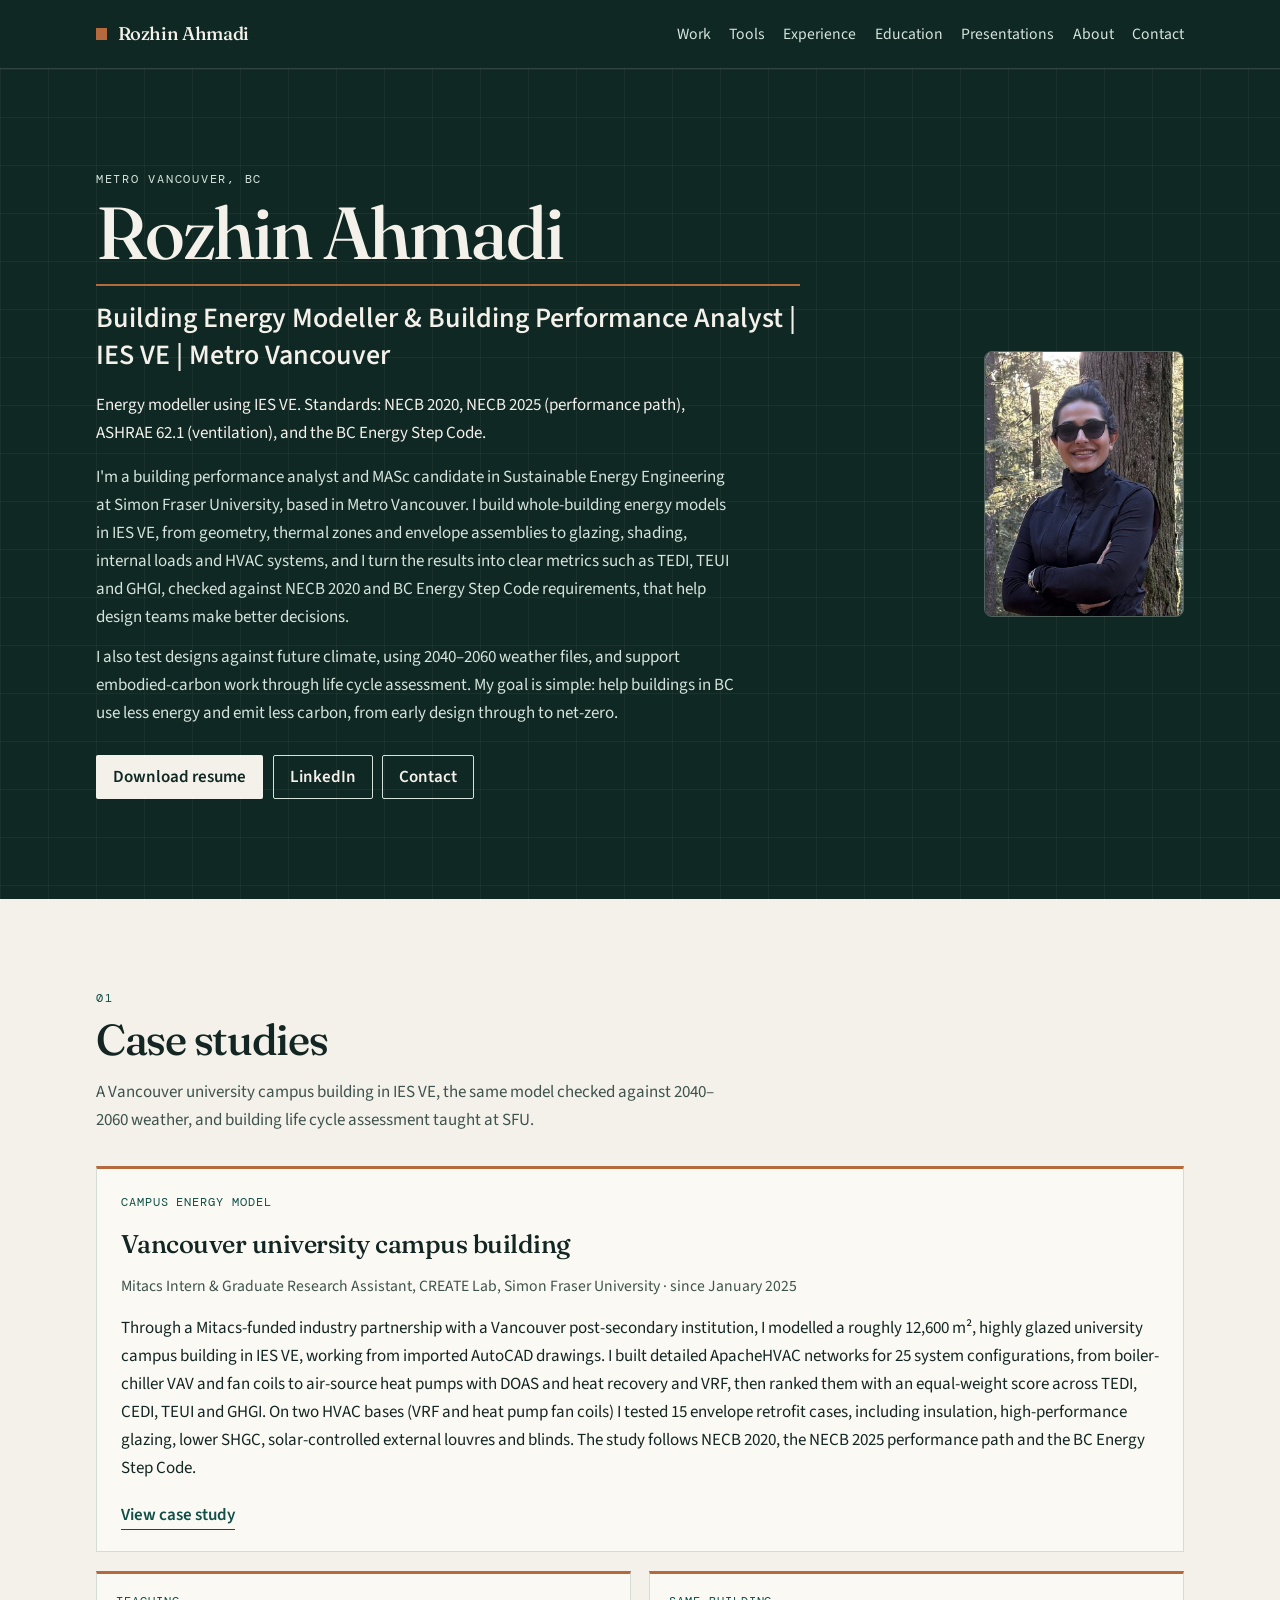
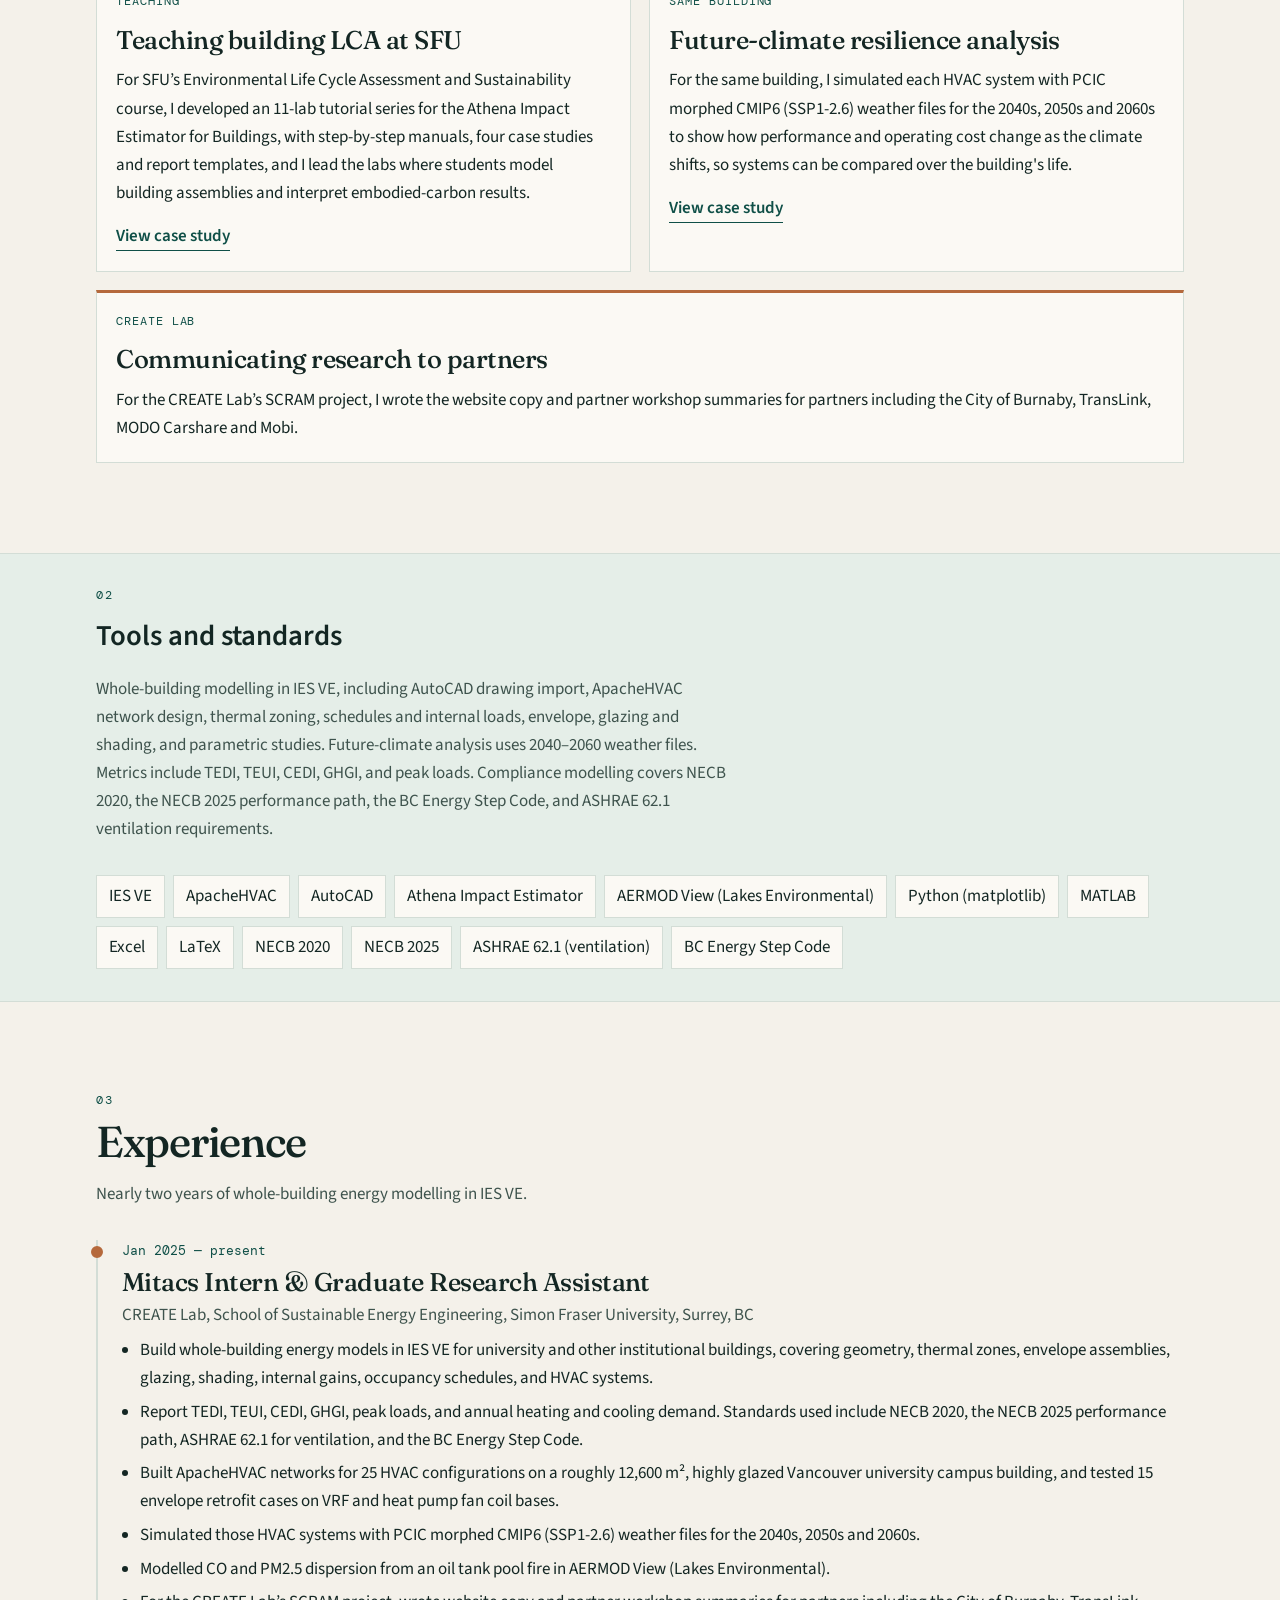
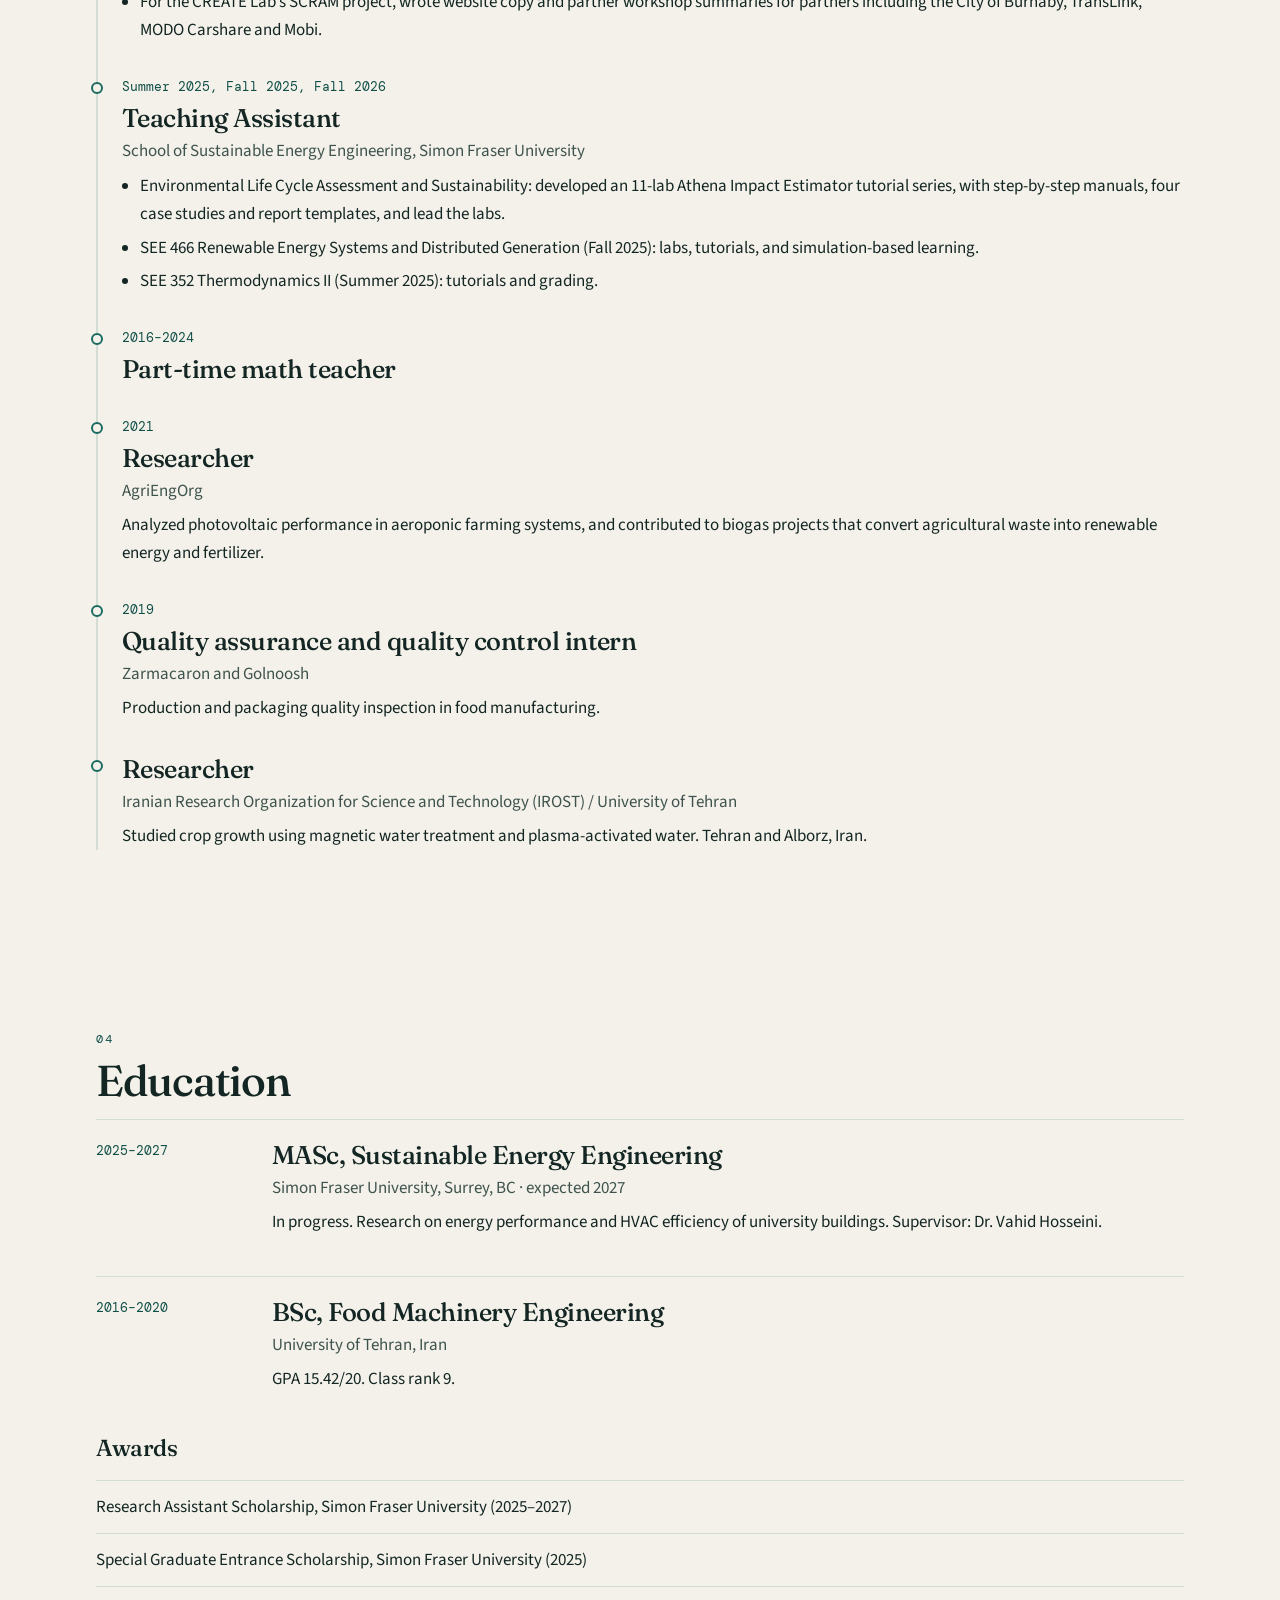
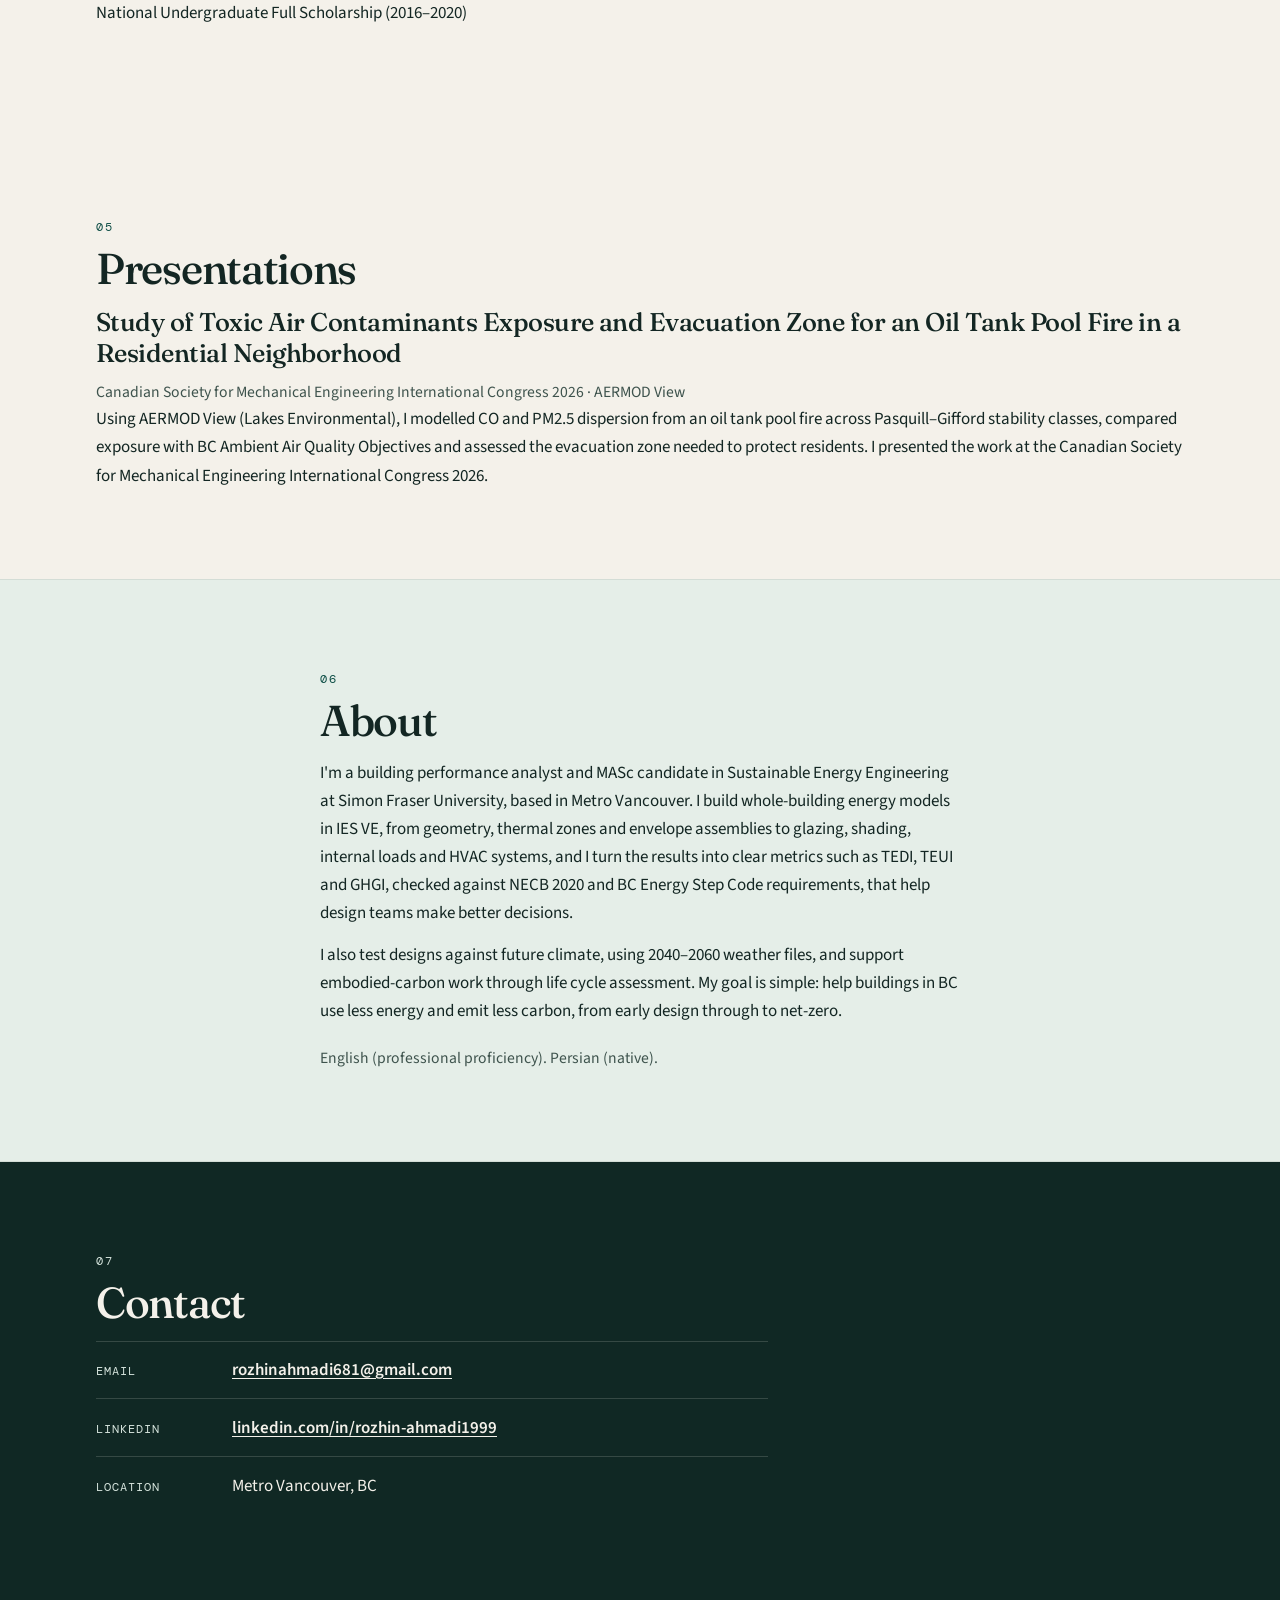
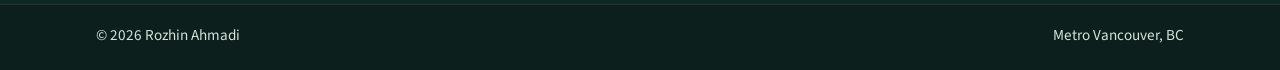
<file: index.html>
<!DOCTYPE html>
<html lang="en">
<head>
  <meta charset="utf-8">
  <meta name="viewport" content="width=device-width, initial-scale=1">
  <title>Rozhin Ahmadi — Building Energy Modeller</title>
  <meta name="description" content="Rozhin Ahmadi is a building performance analyst and MASc candidate in Metro Vancouver. She models whole buildings in IES VE and teaches building life cycle assessment.">
  <meta name="author" content="Rozhin Ahmadi">
  <meta name="theme-color" content="#102824">
  <meta name="color-scheme" content="light">
  <meta name="geo.region" content="CA-BC">
  <meta name="geo.placename" content="Metro Vancouver">
  <link rel="canonical" href="https://rozhinahmadi.github.io/">
  <meta property="og:title" content="Rozhin Ahmadi — Building Energy Modeller">
  <meta property="og:description" content="Building performance analyst in Metro Vancouver. Whole-building models in IES VE, and building life cycle assessment with the Athena Impact Estimator.">
  <meta property="og:type" content="website">
  <meta property="og:url" content="https://rozhinahmadi.github.io/">
  <meta property="og:image" content="https://rozhinahmadi.github.io/assets/img/og-image.png">
  <meta property="og:image:width" content="1200">
  <meta property="og:image:height" content="630">
  <meta property="og:locale" content="en_CA">
  <meta name="twitter:card" content="summary_large_image">
  <meta name="twitter:title" content="Rozhin Ahmadi — Building Energy Modeller">
  <meta name="twitter:description" content="Building performance analyst in Metro Vancouver. Whole-building models in IES VE, and building life cycle assessment with the Athena Impact Estimator.">
  <meta name="twitter:image" content="https://rozhinahmadi.github.io/assets/img/og-image.png">
  <link rel="icon" href="/favicon.svg" type="image/svg+xml">
  <link rel="icon" href="/favicon.ico" sizes="any">
  <link rel="apple-touch-icon" href="/assets/img/apple-touch-icon.png">
  <link rel="stylesheet" href="/css/styles.css">
  <script type="application/ld+json">
  {
    "@context": "https://schema.org",
    "@type": "Person",
    "name": "Rozhin Ahmadi",
    "jobTitle": "Building Energy Modeller and Building Performance Analyst",
    "url": "https://rozhinahmadi.github.io/",
    "sameAs": ["https://www.linkedin.com/in/rozhin-ahmadi1999"],
    "homeLocation": {
      "@type": "Place",
      "name": "Metro Vancouver, BC, Canada"
    },
    "affiliation": {
      "@type": "CollegeOrUniversity",
      "name": "Simon Fraser University"
    },
    "alumniOf": {
      "@type": "CollegeOrUniversity",
      "name": "University of Tehran"
    },
    "knowsAbout": [
      "Building energy modelling",
      "IES VE",
      "Athena Impact Estimator",
      "Embodied carbon",
      "NECB 2020",
      "NECB 2025",
      "ASHRAE 62.1",
      "BC Energy Step Code",
      "ApacheHVAC",
      "AERMOD View (Lakes Environmental)",
      "AutoCAD",
      "Future climate analysis"
    ]
  }
  </script>
</head>
<body>
  <script src="/js/nav.js"></script>
  <main id="main" tabindex="-1">
    <section class="hero" id="top" aria-labelledby="hero-name">
      <div class="wrap hero-grid">
        <div class="hero-copy">
          <p class="hero-kicker">Metro Vancouver, BC</p>
          <h1 id="hero-name">Rozhin Ahmadi</h1>
          <p class="hero-role">Building Energy Modeller &amp; Building Performance Analyst | IES VE | Metro Vancouver</p>
          <p class="hero-value">Energy modeller using IES VE. Standards: NECB 2020, NECB 2025 (performance path), ASHRAE 62.1 (ventilation), and the BC Energy Step Code.</p>
          <div class="hero-intro">
            <p>I'm a building performance analyst and MASc candidate in Sustainable Energy Engineering at Simon Fraser University, based in Metro Vancouver. I build whole-building energy models in IES VE, from geometry, thermal zones and envelope assemblies to glazing, shading, internal loads and HVAC systems, and I turn the results into clear metrics such as TEDI, TEUI and GHGI, checked against NECB 2020 and BC Energy Step Code requirements, that help design teams make better decisions.</p>
            <p>I also test designs against future climate, using 2040–2060 weather files, and support embodied-carbon work through life cycle assessment. My goal is simple: help buildings in BC use less energy and emit less carbon, from early design through to net-zero.</p>
          </div>
          <div class="hero-actions">
            <a class="btn btn-light" href="/assets/resume/Rozhin-Ahmadi-Resume.pdf" download="Rozhin-Ahmadi-Resume.pdf">Download resume</a>
            <a class="btn btn-ghost" href="https://www.linkedin.com/in/rozhin-ahmadi1999" target="_blank" rel="noopener noreferrer">LinkedIn <span class="sr-only">(opens in a new tab)</span></a>
            <a class="btn btn-ghost" href="#contact">Contact</a>
          </div>
        </div>
        <!--
          Profile photo. Delete this figure to remove it.
          To swap the picture, replace assets/img/profile.jpg.
        -->
        <figure class="hero-photo">
          <img src="/assets/img/profile.jpg" width="600" height="800" alt="Rozhin Ahmadi">
        </figure>
      </div>
    </section>

    <section class="section" id="work" aria-labelledby="work-title">
      <div class="wrap">
        <p class="eyebrow">01</p>
        <h2 id="work-title">Case studies</h2>
        <p class="lede">A Vancouver university campus building in IES VE, the same model checked against 2040–2060 weather, and building life cycle assessment taught at SFU.</p>

        <article class="feature">
          <div class="feature-copy">
            <p class="k">Campus energy model</p>
            <h3><a href="/case-studies/vancouver-university-campus.html">Vancouver university campus building</a></h3>
            <p class="meta">Mitacs Intern &amp; Graduate Research Assistant, CREATE Lab, Simon Fraser University · since January 2025</p>
            <p>Through a Mitacs-funded industry partnership with a Vancouver post-secondary institution, I modelled a roughly 12,600 m², highly glazed university campus building in IES VE, working from imported AutoCAD drawings. I built detailed ApacheHVAC networks for 25 system configurations, from boiler-chiller VAV and fan coils to air-source heat pumps with DOAS and heat recovery and VRF, then ranked them with an equal-weight score across TEDI, CEDI, TEUI and GHGI. On two HVAC bases (VRF and heat pump fan coils) I tested 15 envelope retrofit cases, including insulation, high-performance glazing, lower SHGC, solar-controlled external louvres and blinds. The study follows NECB 2020, the NECB 2025 performance path and the BC Energy Step Code.</p>
            <a class="text-link" href="/case-studies/vancouver-university-campus.html">View case study</a>
          </div>
        </article>

        <div class="card-grid">
          <article class="card" id="teaching-lca">
            <div class="card-body">
              <p class="k">Teaching</p>
              <h3><a href="/case-studies/teaching-building-lca.html">Teaching building LCA at SFU</a></h3>
              <p>For SFU’s Environmental Life Cycle Assessment and Sustainability course, I developed an 11-lab tutorial series for the Athena Impact Estimator for Buildings, with step-by-step manuals, four case studies and report templates, and I lead the labs where students model building assemblies and interpret embodied-carbon results.</p>
              <a class="text-link" href="/case-studies/teaching-building-lca.html">View case study</a>
            </div>
          </article>
          <article class="card" id="future-climate">
            <div class="card-body">
              <p class="k">Same building</p>
              <h3><a href="/case-studies/future-climate-resilience.html">Future-climate resilience analysis</a></h3>
              <p>For the same building, I simulated each HVAC system with PCIC morphed CMIP6 (SSP1-2.6) weather files for the 2040s, 2050s and 2060s to show how performance and operating cost change as the climate shifts, so systems can be compared over the building's life.</p>
              <a class="text-link" href="/case-studies/future-climate-resilience.html">View case study</a>
            </div>
          </article>
          <article class="card card-wide" id="scram">
            <div class="card-body">
              <p class="k">CREATE Lab</p>
              <h3>Communicating research to partners</h3>
              <p>For the CREATE Lab’s SCRAM project, I wrote the website copy and partner workshop summaries for partners including the City of Burnaby, TransLink, MODO Carshare and Mobi.</p>
            </div>
          </article>
        </div>
      </div>
    </section>

    <section class="tools" id="tools" aria-labelledby="tools-title">
      <div class="wrap">
        <p class="eyebrow">02</p>
        <h2 id="tools-title">Tools and standards</h2>
        <p class="lede">Whole-building modelling in IES VE, including AutoCAD drawing import, ApacheHVAC network design, thermal zoning, schedules and internal loads, envelope, glazing and shading, and parametric studies. Future-climate analysis uses 2040–2060 weather files. Metrics include TEDI, TEUI, CEDI, GHGI, and peak loads. Compliance modelling covers NECB 2020, the NECB 2025 performance path, the BC Energy Step Code, and ASHRAE 62.1 ventilation requirements.</p>
        <ul class="tags">
          <li>IES VE</li>
          <li>ApacheHVAC</li>
          <li>AutoCAD</li>
          <li>Athena Impact Estimator</li>
          <li>AERMOD View (Lakes Environmental)</li>
          <li>Python (matplotlib)</li>
          <li>MATLAB</li>
          <li>Excel</li>
          <li>LaTeX</li>
          <li>NECB 2020</li>
          <li>NECB 2025</li>
          <li>ASHRAE 62.1 (ventilation)</li>
          <li>BC Energy Step Code</li>
        </ul>
      </div>
    </section>

    <section class="section" id="experience" aria-labelledby="experience-title">
      <div class="wrap">
        <p class="eyebrow">03</p>
        <h2 id="experience-title">Experience</h2>
        <p class="lede">Nearly two years of whole-building energy modelling in IES VE.</p>
        <ol class="timeline">
          <li>
            <p class="when"><time datetime="2025-01">Jan 2025</time> — present</p>
            <h3>Mitacs Intern &amp; Graduate Research Assistant</h3>
            <p class="org">CREATE Lab, School of Sustainable Energy Engineering, Simon Fraser University, Surrey, BC</p>
            <ul class="points">
              <li>Build whole-building energy models in IES VE for university and other institutional buildings, covering geometry, thermal zones, envelope assemblies, glazing, shading, internal gains, occupancy schedules, and HVAC systems.</li>
              <li>Report TEDI, TEUI, CEDI, GHGI, peak loads, and annual heating and cooling demand. Standards used include NECB 2020, the NECB 2025 performance path, ASHRAE 62.1 for ventilation, and the BC Energy Step Code.</li>
              <li>Built ApacheHVAC networks for 25 HVAC configurations on a roughly 12,600 m², highly glazed Vancouver university campus building, and tested 15 envelope retrofit cases on VRF and heat pump fan coil bases.</li>
              <li>Simulated those HVAC systems with PCIC morphed CMIP6 (SSP1-2.6) weather files for the 2040s, 2050s and 2060s.</li>
              <li>Modelled CO and PM2.5 dispersion from an oil tank pool fire in AERMOD View (Lakes Environmental).</li>
              <li>For the CREATE Lab’s SCRAM project, wrote website copy and partner workshop summaries for partners including the City of Burnaby, TransLink, MODO Carshare and Mobi.</li>
            </ul>
          </li>
          <li>
            <p class="when">Summer 2025, Fall 2025, Fall 2026</p>
            <h3>Teaching Assistant</h3>
            <p class="org">School of Sustainable Energy Engineering, Simon Fraser University</p>
            <ul class="points">
              <li>Environmental Life Cycle Assessment and Sustainability: developed an 11-lab Athena Impact Estimator tutorial series, with step-by-step manuals, four case studies and report templates, and lead the labs.</li>
              <li>SEE 466 Renewable Energy Systems and Distributed Generation (Fall 2025): labs, tutorials, and simulation-based learning.</li>
              <li>SEE 352 Thermodynamics II (Summer 2025): tutorials and grading.</li>
            </ul>
          </li>
          <li>
            <p class="when"><time datetime="2016">2016</time>–<time datetime="2024">2024</time></p>
            <h3>Part-time math teacher</h3>
          </li>
          <li>
            <p class="when"><time datetime="2021">2021</time></p>
            <h3>Researcher</h3>
            <p class="org">AgriEngOrg</p>
            <p>Analyzed photovoltaic performance in aeroponic farming systems, and contributed to biogas projects that convert agricultural waste into renewable energy and fertilizer.</p>
          </li>
          <li>
            <p class="when"><time datetime="2019">2019</time></p>
            <h3>Quality assurance and quality control intern</h3>
            <p class="org">Zarmacaron and Golnoosh</p>
            <p>Production and packaging quality inspection in food manufacturing.</p>
          </li>
          <li>
            <h3>Researcher</h3>
            <p class="org">Iranian Research Organization for Science and Technology (IROST) / University of Tehran</p>
            <p>Studied crop growth using magnetic water treatment and plasma-activated water. Tehran and Alborz, Iran.</p>
          </li>
        </ol>
      </div>
    </section>

    <section class="section" id="education" aria-labelledby="education-title">
      <div class="wrap">
        <p class="eyebrow">04</p>
        <h2 id="education-title">Education</h2>
        <ul class="edu">
          <li>
            <p class="edu-when"><time datetime="2025">2025</time>–<time datetime="2027">2027</time></p>
            <div>
              <h3>MASc, Sustainable Energy Engineering</h3>
              <p class="org">Simon Fraser University, Surrey, BC · expected 2027</p>
              <p>In progress. Research on energy performance and HVAC efficiency of university buildings. Supervisor: Dr. Vahid Hosseini.</p>
            </div>
          </li>
          <li>
            <p class="edu-when"><time datetime="2016">2016</time>–<time datetime="2020">2020</time></p>
            <div>
              <h3>BSc, Food Machinery Engineering</h3>
              <p class="org">University of Tehran, Iran</p>
              <p>GPA 15.42/20. Class rank 9.</p>
            </div>
          </li>
        </ul>
        <h3>Awards</h3>
        <ul class="awards">
          <li>Research Assistant Scholarship, Simon Fraser University (2025–2027)</li>
          <li>Special Graduate Entrance Scholarship, Simon Fraser University (2025)</li>
          <li>National Undergraduate Full Scholarship (2016–2020)</li>
        </ul>
      </div>
    </section>

    <section class="section" id="presentations" aria-labelledby="presentations-title">
      <div class="wrap">
        <p class="eyebrow">05</p>
        <h2 id="presentations-title">Presentations</h2>
        <article class="entry">
          <h3>Study of Toxic Air Contaminants Exposure and Evacuation Zone for an Oil Tank Pool Fire in a Residential Neighborhood</h3>
          <p class="meta">Canadian Society for Mechanical Engineering International Congress 2026 · AERMOD View</p>
          <p>Using AERMOD View (Lakes Environmental), I modelled CO and PM2.5 dispersion from an oil tank pool fire across Pasquill–Gifford stability classes, compared exposure with BC Ambient Air Quality Objectives and assessed the evacuation zone needed to protect residents. I presented the work at the Canadian Society for Mechanical Engineering International Congress 2026.</p>
        </article>
      </div>
    </section>

    <section class="section about" id="about" aria-labelledby="about-title">
      <div class="wrap narrow">
        <p class="eyebrow">06</p>
        <h2 id="about-title">About</h2>
        <p>I'm a building performance analyst and MASc candidate in Sustainable Energy Engineering at Simon Fraser University, based in Metro Vancouver. I build whole-building energy models in IES VE, from geometry, thermal zones and envelope assemblies to glazing, shading, internal loads and HVAC systems, and I turn the results into clear metrics such as TEDI, TEUI and GHGI, checked against NECB 2020 and BC Energy Step Code requirements, that help design teams make better decisions.</p>
        <p>I also test designs against future climate, using 2040–2060 weather files, and support embodied-carbon work through life cycle assessment. My goal is simple: help buildings in BC use less energy and emit less carbon, from early design through to net-zero.</p>
        <p class="meta">English (professional proficiency). Persian (native).</p>
      </div>
    </section>

    <section class="section contact" id="contact" aria-labelledby="contact-title">
      <div class="wrap">
        <p class="eyebrow">07</p>
        <h2 id="contact-title">Contact</h2>
        <ul class="contact-list">
          <li>
            <span class="contact-label">Email</span>
            <!-- Address is entity-encoded so the mailto still works in a browser. -->
            <a href="mailto:rozhinahmadi681&#64;gmail.com">rozhinahmadi681&#64;gmail.com</a>
          </li>
          <li>
            <span class="contact-label">LinkedIn</span>
            <a href="https://www.linkedin.com/in/rozhin-ahmadi1999" target="_blank" rel="noopener noreferrer">linkedin.com/in/rozhin-ahmadi1999 <span class="sr-only">(opens in a new tab)</span></a>
          </li>
          <li>
            <span class="contact-label">Location</span>
            <span>Metro Vancouver, BC</span>
          </li>
        </ul>
      </div>
    </section>
  </main>
  <script src="/js/footer.js"></script>
  <script src="/js/main.js"></script>
</body>
</html>
</file>
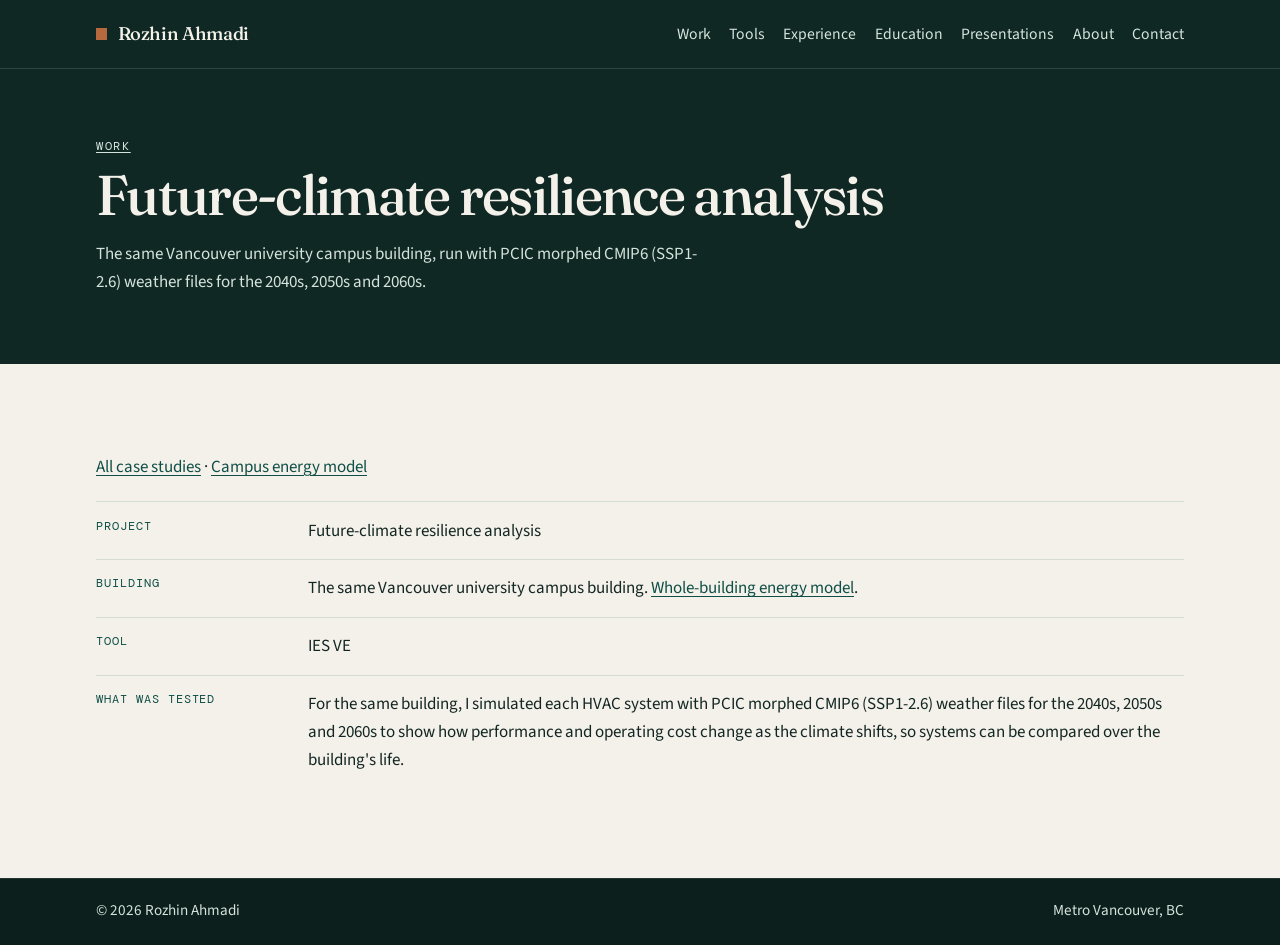
<file: case-studies/future-climate-resilience.html>
<!DOCTYPE html>
<html lang="en">
<head>
  <meta charset="utf-8">
  <meta name="viewport" content="width=device-width, initial-scale=1">
  <title>Future-climate resilience analysis — Rozhin Ahmadi</title>
  <meta name="description" content="Each HVAC system on a Vancouver university campus building, simulated with PCIC morphed CMIP6 (SSP1-2.6) weather files for the 2040s, 2050s and 2060s.">
  <meta name="author" content="Rozhin Ahmadi">
  <meta name="theme-color" content="#102824">
  <meta name="color-scheme" content="light">
  <link rel="canonical" href="https://rozhinahmadi.github.io/case-studies/future-climate-resilience.html">
  <meta property="og:title" content="Future-climate resilience analysis — Rozhin Ahmadi">
  <meta property="og:description" content="HVAC systems for a Vancouver university campus building, simulated with PCIC morphed CMIP6 (SSP1-2.6) weather files for the 2040s, 2050s and 2060s.">
  <meta property="og:type" content="article">
  <meta property="og:url" content="https://rozhinahmadi.github.io/case-studies/future-climate-resilience.html">
  <meta property="og:image" content="https://rozhinahmadi.github.io/assets/img/og-image.png">
  <meta property="og:locale" content="en_CA">
  <meta name="twitter:card" content="summary_large_image">
  <meta name="twitter:title" content="Future-climate resilience analysis — Rozhin Ahmadi">
  <meta name="twitter:description" content="HVAC systems for a Vancouver university campus building, simulated with PCIC morphed CMIP6 (SSP1-2.6) weather files for the 2040s, 2050s and 2060s.">
  <meta name="twitter:image" content="https://rozhinahmadi.github.io/assets/img/og-image.png">
  <link rel="icon" href="/favicon.svg" type="image/svg+xml">
  <link rel="icon" href="/favicon.ico" sizes="any">
  <link rel="apple-touch-icon" href="/assets/img/apple-touch-icon.png">
  <link rel="stylesheet" href="/css/styles.css">
</head>
<body>
  <script src="/js/nav.js"></script>
  <main id="main" tabindex="-1">
    <header class="page-hero">
      <div class="wrap">
        <p class="eyebrow"><a href="/#work">Work</a></p>
        <h1>Future-climate resilience analysis</h1>
        <p>The same Vancouver university campus building, run with PCIC morphed CMIP6 (SSP1-2.6) weather files for the 2040s, 2050s and 2060s.</p>
      </div>
    </header>
    <article class="section">
      <div class="wrap">
        <p class="back"><a href="/#work">All case studies</a> · <a href="/case-studies/vancouver-university-campus.html">Campus energy model</a></p>
        <dl class="facts">
          <div>
            <dt>Project</dt>
            <dd>Future-climate resilience analysis</dd>
          </div>
          <div>
            <dt>Building</dt>
            <dd>The same Vancouver university campus building. <a href="/case-studies/vancouver-university-campus.html">Whole-building energy model</a>.</dd>
          </div>
          <div>
            <dt>Tool</dt>
            <dd>IES VE</dd>
          </div>
          <div>
            <dt>What was tested</dt>
            <dd>For the same building, I simulated each HVAC system with PCIC morphed CMIP6 (SSP1-2.6) weather files for the 2040s, 2050s and 2060s to show how performance and operating cost change as the climate shifts, so systems can be compared over the building's life.</dd>
          </div>
        </dl>
      </div>
    </article>
  </main>
  <script src="/js/footer.js"></script>
  <script src="/js/main.js"></script>
</body>
</html>
</file>
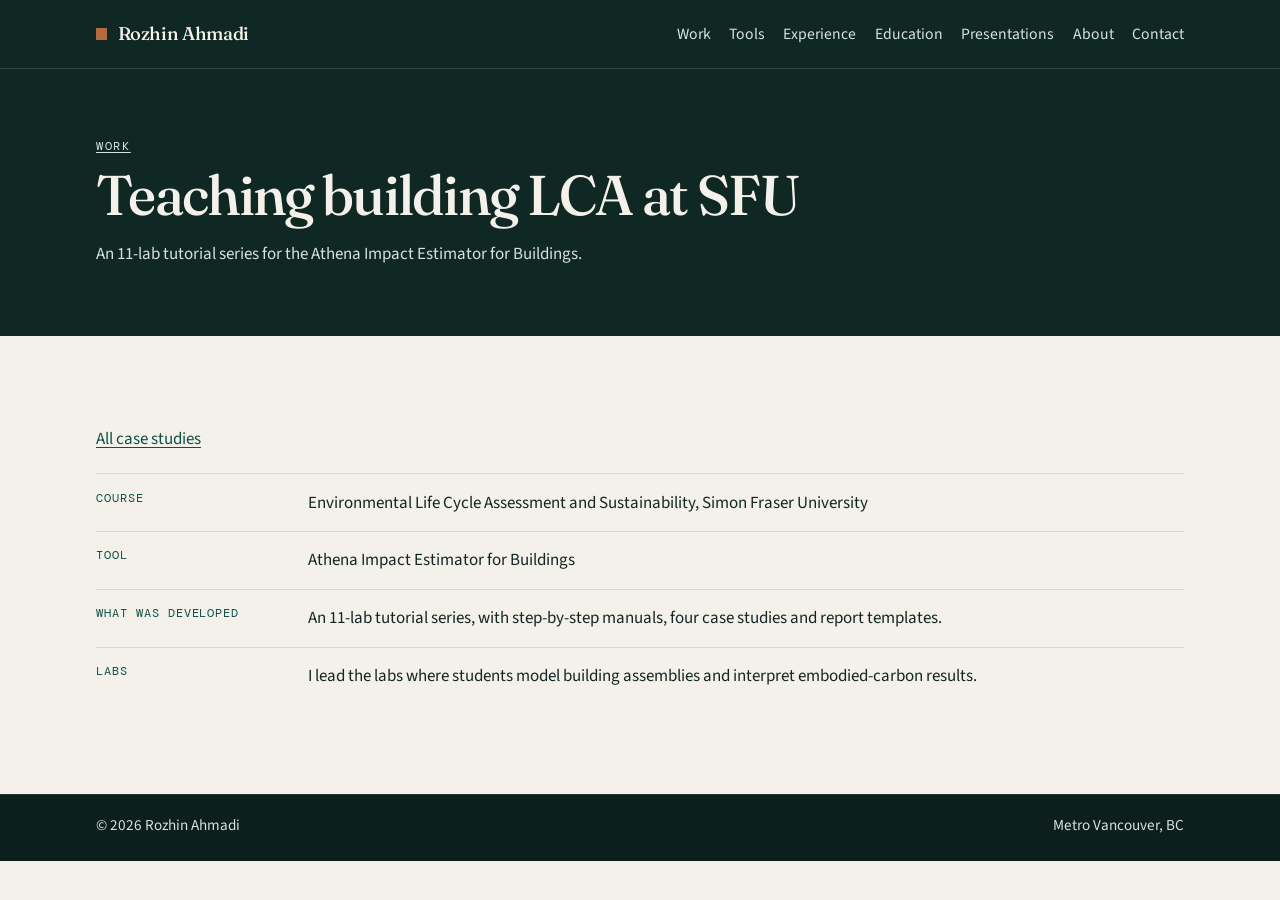
<file: case-studies/teaching-building-lca.html>
<!DOCTYPE html>
<html lang="en">
<head>
  <meta charset="utf-8">
  <meta name="viewport" content="width=device-width, initial-scale=1">
  <title>Teaching building LCA at SFU — Rozhin Ahmadi</title>
  <meta name="description" content="An 11-lab Athena Impact Estimator tutorial series for SFU's Environmental Life Cycle Assessment and Sustainability course, with manuals, four case studies and report templates.">
  <meta name="author" content="Rozhin Ahmadi">
  <meta name="theme-color" content="#102824">
  <meta name="color-scheme" content="light">
  <link rel="canonical" href="https://rozhinahmadi.github.io/case-studies/teaching-building-lca.html">
  <meta property="og:title" content="Teaching building LCA at SFU — Rozhin Ahmadi">
  <meta property="og:description" content="An 11-lab Athena Impact Estimator tutorial series at Simon Fraser University, with manuals, four case studies and report templates.">
  <meta property="og:type" content="article">
  <meta property="og:url" content="https://rozhinahmadi.github.io/case-studies/teaching-building-lca.html">
  <meta property="og:image" content="https://rozhinahmadi.github.io/assets/img/og-image.png">
  <meta property="og:locale" content="en_CA">
  <meta name="twitter:card" content="summary_large_image">
  <meta name="twitter:title" content="Teaching building LCA at SFU — Rozhin Ahmadi">
  <meta name="twitter:description" content="An 11-lab Athena Impact Estimator tutorial series at Simon Fraser University, with manuals, four case studies and report templates.">
  <meta name="twitter:image" content="https://rozhinahmadi.github.io/assets/img/og-image.png">
  <link rel="icon" href="/favicon.svg" type="image/svg+xml">
  <link rel="icon" href="/favicon.ico" sizes="any">
  <link rel="apple-touch-icon" href="/assets/img/apple-touch-icon.png">
  <link rel="stylesheet" href="/css/styles.css">
</head>
<body>
  <script src="/js/nav.js"></script>
  <main id="main" tabindex="-1">
    <header class="page-hero">
      <div class="wrap">
        <p class="eyebrow"><a href="/#work">Work</a></p>
        <h1>Teaching building LCA at SFU</h1>
        <p>An 11-lab tutorial series for the Athena Impact Estimator for Buildings.</p>
      </div>
    </header>
    <article class="section">
      <div class="wrap">
        <p class="back"><a href="/#work">All case studies</a></p>
        <dl class="facts">
          <div>
            <dt>Course</dt>
            <dd>Environmental Life Cycle Assessment and Sustainability, Simon Fraser University</dd>
          </div>
          <div>
            <dt>Tool</dt>
            <dd>Athena Impact Estimator for Buildings</dd>
          </div>
          <div>
            <dt>What was developed</dt>
            <dd>An 11-lab tutorial series, with step-by-step manuals, four case studies and report templates.</dd>
          </div>
          <div>
            <dt>Labs</dt>
            <dd>I lead the labs where students model building assemblies and interpret embodied-carbon results.</dd>
          </div>
        </dl>
      </div>
    </article>
  </main>
  <script src="/js/footer.js"></script>
  <script src="/js/main.js"></script>
</body>
</html>
</file>
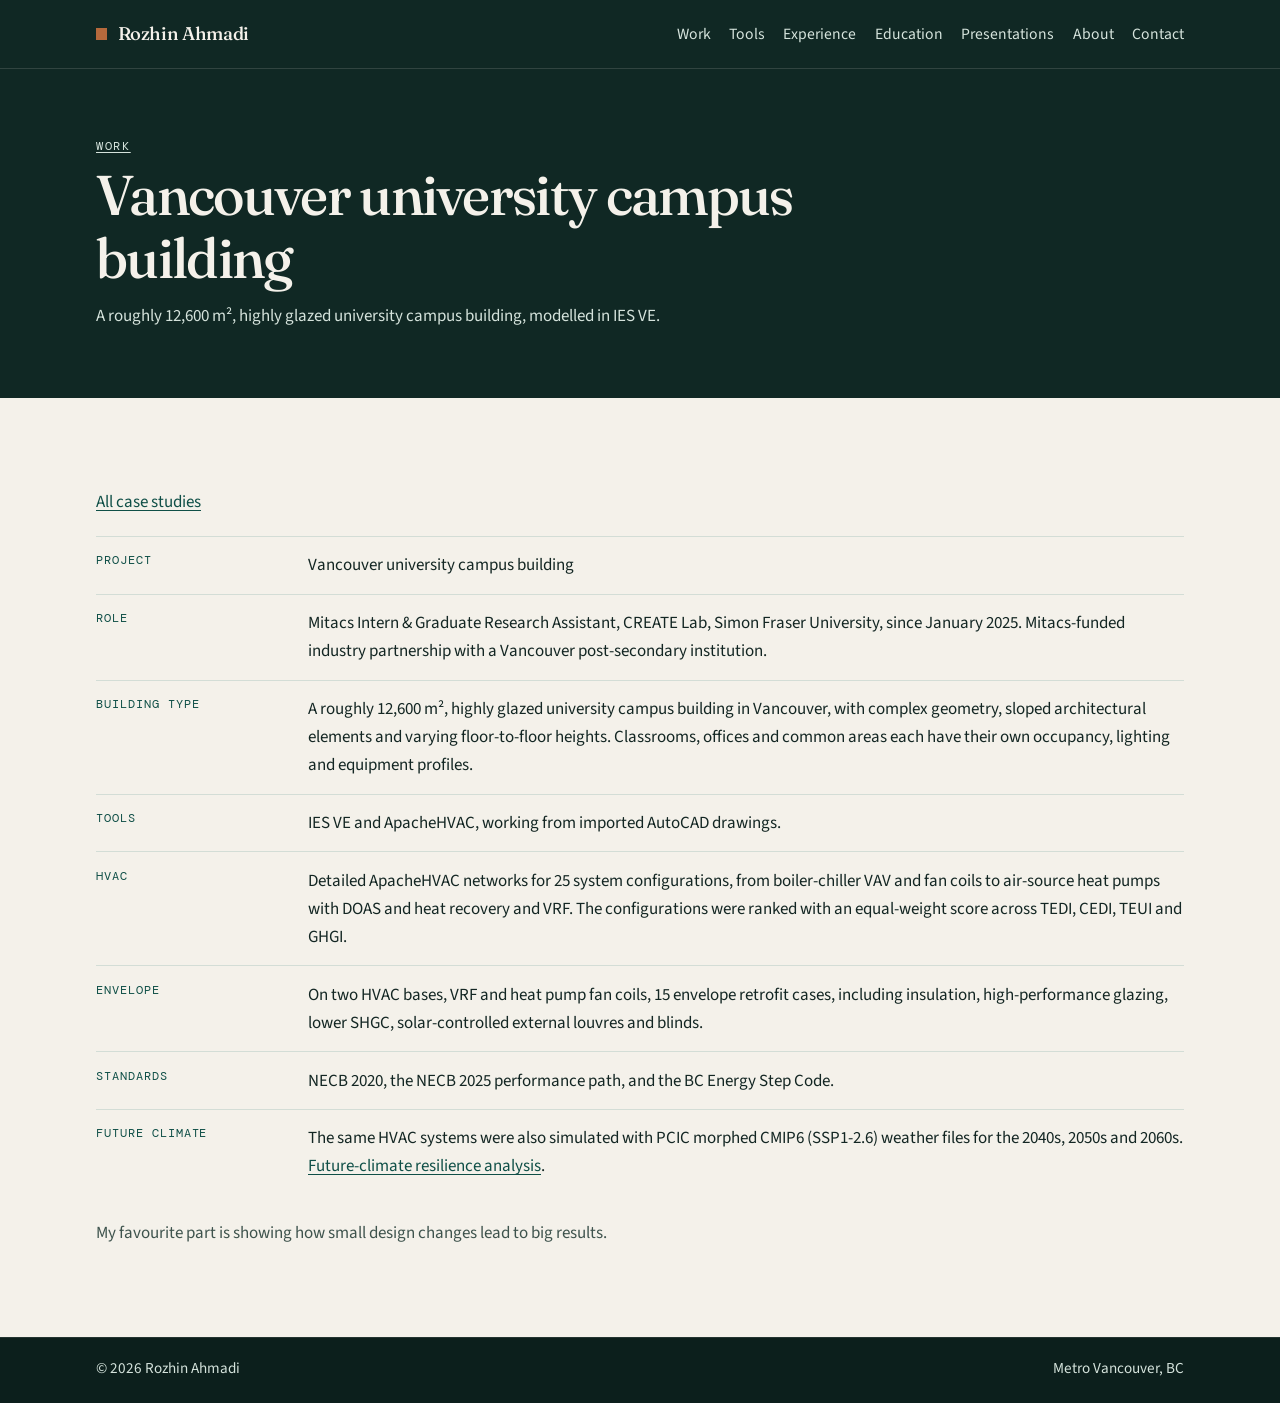
<file: case-studies/vancouver-university-campus.html>
<!DOCTYPE html>
<html lang="en">
<head>
  <meta charset="utf-8">
  <meta name="viewport" content="width=device-width, initial-scale=1">
  <title>Vancouver university campus building — Rozhin Ahmadi</title>
  <meta name="description" content="IES VE and ApacheHVAC study of a roughly 12,600 m², highly glazed Vancouver university campus building: 25 HVAC configurations and 15 envelope retrofit cases.">
  <meta name="author" content="Rozhin Ahmadi">
  <meta name="theme-color" content="#102824">
  <meta name="color-scheme" content="light">
  <link rel="canonical" href="https://rozhinahmadi.github.io/case-studies/vancouver-university-campus.html">
  <meta property="og:title" content="Vancouver university campus building — Rozhin Ahmadi">
  <meta property="og:description" content="ApacheHVAC networks for 25 systems on a roughly 12,600 m² Vancouver university campus building, ranked across TEDI, CEDI, TEUI and GHGI, plus 15 envelope retrofit cases.">
  <meta property="og:type" content="article">
  <meta property="og:url" content="https://rozhinahmadi.github.io/case-studies/vancouver-university-campus.html">
  <meta property="og:image" content="https://rozhinahmadi.github.io/assets/img/og-image.png">
  <meta property="og:locale" content="en_CA">
  <meta name="twitter:card" content="summary_large_image">
  <meta name="twitter:title" content="Vancouver university campus building — Rozhin Ahmadi">
  <meta name="twitter:description" content="ApacheHVAC networks for 25 systems on a roughly 12,600 m² Vancouver university campus building, ranked across TEDI, CEDI, TEUI and GHGI, plus 15 envelope retrofit cases.">
  <meta name="twitter:image" content="https://rozhinahmadi.github.io/assets/img/og-image.png">
  <link rel="icon" href="/favicon.svg" type="image/svg+xml">
  <link rel="icon" href="/favicon.ico" sizes="any">
  <link rel="apple-touch-icon" href="/assets/img/apple-touch-icon.png">
  <link rel="stylesheet" href="/css/styles.css">
</head>
<body>
  <script src="/js/nav.js"></script>
  <main id="main" tabindex="-1">
    <header class="page-hero">
      <div class="wrap">
        <p class="eyebrow"><a href="/#work">Work</a></p>
        <h1>Vancouver university campus building</h1>
        <p>A roughly 12,600 m², highly glazed university campus building, modelled in IES VE.</p>
      </div>
    </header>
    <article class="section">
      <div class="wrap">
        <p class="back"><a href="/#work">All case studies</a></p>
        <dl class="facts">
          <div>
            <dt>Project</dt>
            <dd>Vancouver university campus building</dd>
          </div>
          <div>
            <dt>Role</dt>
            <dd>Mitacs Intern &amp; Graduate Research Assistant, CREATE Lab, Simon Fraser University, since January 2025. Mitacs-funded industry partnership with a Vancouver post-secondary institution.</dd>
          </div>
          <div>
            <dt>Building type</dt>
            <dd>A roughly 12,600 m², highly glazed university campus building in Vancouver, with complex geometry, sloped architectural elements and varying floor-to-floor heights. Classrooms, offices and common areas each have their own occupancy, lighting and equipment profiles.</dd>
          </div>
          <div>
            <dt>Tools</dt>
            <dd>IES VE and ApacheHVAC, working from imported AutoCAD drawings.</dd>
          </div>
          <div>
            <dt>HVAC</dt>
            <dd>Detailed ApacheHVAC networks for 25 system configurations, from boiler-chiller VAV and fan coils to air-source heat pumps with DOAS and heat recovery and VRF. The configurations were ranked with an equal-weight score across TEDI, CEDI, TEUI and GHGI.</dd>
          </div>
          <div>
            <dt>Envelope</dt>
            <dd>On two HVAC bases, VRF and heat pump fan coils, 15 envelope retrofit cases, including insulation, high-performance glazing, lower SHGC, solar-controlled external louvres and blinds.</dd>
          </div>
          <div>
            <dt>Standards</dt>
            <dd>NECB 2020, the NECB 2025 performance path, and the BC Energy Step Code.</dd>
          </div>
          <div>
            <dt>Future climate</dt>
            <dd>The same HVAC systems were also simulated with PCIC morphed CMIP6 (SSP1-2.6) weather files for the 2040s, 2050s and 2060s. <a href="/case-studies/future-climate-resilience.html">Future-climate resilience analysis</a>.</dd>
          </div>
        </dl>
        <p class="note">My favourite part is showing how small design changes lead to big results.</p>
      </div>
    </article>
  </main>
  <script src="/js/footer.js"></script>
  <script src="/js/main.js"></script>
</body>
</html>
</file>
<file: css/styles.css>
/* Rozhin Ahmadi — personal site
   Palette, type, and spacing live in :root. Edit those first.
   Tan chip colours are unused unless a marked note is added back.
   Fonts are SIL Open Font License; see assets/fonts/OFL-*.txt. */

@font-face {
  font-family: "Fraunces";
  font-style: normal;
  font-weight: 500 600;
  font-display: swap;
  src: url("../assets/fonts/fraunces-latin.woff2") format("woff2");
  unicode-range: U+0000-00FF, U+0131, U+0152-0153, U+02BB-02BC, U+02C6, U+02DA, U+02DC, U+0304, U+0308, U+0329, U+2000-206F, U+20AC, U+2122, U+2191, U+2193, U+2212, U+2215, U+FEFF, U+FFFD;
}

@font-face {
  font-family: "Source Sans 3";
  font-style: normal;
  font-weight: 400 600;
  font-display: swap;
  src: url("../assets/fonts/source-sans-3-latin.woff2") format("woff2");
  unicode-range: U+0000-00FF, U+0131, U+0152-0153, U+02BB-02BC, U+02C6, U+02DA, U+02DC, U+0304, U+0308, U+0329, U+2000-206F, U+20AC, U+2122, U+2191, U+2193, U+2212, U+2215, U+FEFF, U+FFFD;
}

@font-face {
  font-family: "DM Mono";
  font-style: normal;
  font-weight: 400;
  font-display: swap;
  src: url("../assets/fonts/dm-mono-400.woff2") format("woff2");
  unicode-range: U+0000-00FF, U+0131, U+0152-0153, U+02BB-02BC, U+02C6, U+02DA, U+02DC, U+0304, U+0308, U+0329, U+2000-206F, U+20AC, U+2122, U+2191, U+2193, U+2212, U+2215, U+FEFF, U+FFFD;
}

@font-face {
  font-family: "DM Mono";
  font-style: normal;
  font-weight: 500;
  font-display: swap;
  src: url("../assets/fonts/dm-mono-500.woff2") format("woff2");
  unicode-range: U+0000-00FF, U+0131, U+0152-0153, U+02BB-02BC, U+02C6, U+02DA, U+02DC, U+0304, U+0308, U+0329, U+2000-206F, U+20AC, U+2122, U+2191, U+2193, U+2212, U+2215, U+FEFF, U+FFFD;
}

:root {
  --paper: #f4f1ea;
  --paper-raised: #fbf9f4;
  --ink: #132623;
  --ink-soft: #3e534d;
  --line: #d3ddd6;
  --sage: #e5eee8;
  --forest: #102824;
  --forest-deep: #0c1f1c;
  --cream: #f4f1ea;
  --cream-dim: #d5e3dc;
  --teal: #1a6b60;
  --teal-deep: #0f4f47;
  --clay: #b5693c;
  --ph-bg: #f3e0cc;
  --ph-ink: #6d3d1c;
  --font-serif: "Fraunces", "Iowan Old Style", "Palatino Linotype", Palatino, serif;
  --font-sans: "Source Sans 3", "Segoe UI", sans-serif;
  --font-mono: "DM Mono", ui-monospace, "Cascadia Mono", monospace;
  --nav-h: 4.25rem;
  --max: 68rem;
  --gutter: clamp(1.25rem, 4vw, 2.5rem);
  --shadow: 0 1px 0 rgba(19, 38, 35, 0.04);
}

*,
*::before,
*::after {
  box-sizing: border-box;
}

html {
  scroll-behavior: smooth;
  scroll-padding-top: calc(var(--nav-h) + 0.75rem);
}

body {
  margin: 0;
  background: var(--paper);
  color: var(--ink);
  font-family: var(--font-sans);
  font-size: 1.0625rem;
  line-height: 1.65;
  text-rendering: optimizeLegibility;
}

img {
  max-width: 100%;
  height: auto;
  display: block;
}

h1, h2, h3, p, ul, ol, dl, figure, blockquote {
  margin: 0;
}

ul, ol {
  padding: 0;
  list-style: none;
}

a {
  color: var(--teal-deep);
  text-underline-offset: 0.18em;
}

a:hover {
  color: var(--ink);
}

:focus-visible {
  outline: 2px solid var(--ink);
  outline-offset: 3px;
}

.hero :focus-visible,
.page-hero :focus-visible,
.site-header :focus-visible,
.contact :focus-visible,
.site-footer :focus-visible {
  outline-color: var(--cream);
}

.skip {
  position: fixed;
  left: 0.75rem;
  top: 0.55rem;
  z-index: 80;
  transform: translateY(-160%);
  background: var(--cream);
  color: var(--ink);
  font-weight: 600;
  text-decoration: none;
  padding: 0.5rem 0.8rem;
}

.skip:focus {
  transform: none;
}

.sr-only {
  position: absolute;
  width: 1px;
  height: 1px;
  padding: 0;
  margin: -1px;
  overflow: hidden;
  clip: rect(0, 0, 0, 0);
  white-space: nowrap;
  border: 0;
}

#main:focus {
  outline: none;
}

.wrap {
  width: min(var(--max), calc(100% - (var(--gutter) * 2)));
  margin-inline: auto;
}

.narrow {
  max-width: 40rem;
}

.ph {
  font-family: var(--font-mono);
  font-size: 0.84em;
  font-weight: 400;
  font-style: normal;
  letter-spacing: 0;
  text-transform: none;
  line-height: 1.45;
  color: var(--ph-ink);
  background: var(--ph-bg);
  padding: 0.12em 0.4em;
  box-decoration-break: clone;
  -webkit-box-decoration-break: clone;
  overflow-wrap: anywhere;
}

.site-header {
  position: sticky;
  top: 0;
  z-index: 40;
  background: var(--forest);
  border-bottom: 1px solid rgba(244, 241, 234, 0.14);
}

.nav {
  position: relative;
  width: min(var(--max), calc(100% - (var(--gutter) * 2)));
  margin-inline: auto;
  min-height: var(--nav-h);
  display: flex;
  align-items: center;
  justify-content: space-between;
  gap: 1rem;
}

.nav-mark {
  display: inline-flex;
  align-items: center;
  gap: 0.65rem;
  color: var(--cream);
  text-decoration: none;
  font-family: var(--font-serif);
  font-weight: 500;
  font-size: 1.15rem;
  letter-spacing: -0.02em;
}

.nav-mark:hover {
  color: var(--cream);
}

.nav-mark-block {
  width: 0.7rem;
  height: 0.7rem;
  background: var(--clay);
  flex: none;
}

.nav-toggle {
  display: none;
  background: transparent;
  color: var(--cream);
  border: 1px solid var(--cream-dim);
  min-height: 2.5rem;
  padding: 0.3rem 0.8rem;
  font: inherit;
  font-size: 0.95rem;
  cursor: pointer;
}

.nav-links {
  display: flex;
  align-items: center;
  gap: 1.15rem;
}

.nav-links a {
  color: var(--cream-dim);
  text-decoration: none;
  font-size: 0.98rem;
}

.nav-links a:hover,
.nav-links a[aria-current="true"] {
  color: var(--cream);
}

.nav-links a[aria-current="true"] {
  box-shadow: inset 0 -2px 0 var(--clay);
}

.hero {
  background-color: var(--forest);
  background-image:
    linear-gradient(rgba(244, 241, 234, 0.045) 1px, transparent 1px),
    linear-gradient(90deg, rgba(244, 241, 234, 0.045) 1px, transparent 1px);
  background-size: 3rem 3rem;
  color: var(--cream);
}

.hero-grid {
  display: grid;
  grid-template-columns: minmax(0, 1fr) auto;
  gap: clamp(1.5rem, 5vw, 4.5rem);
  align-items: center;
  padding-block: clamp(3.25rem, 8vw, 6.25rem);
}

.hero-kicker {
  font-family: var(--font-mono);
  font-size: 0.78rem;
  letter-spacing: 0.14em;
  text-transform: uppercase;
  color: var(--cream-dim);
}

.hero h1 {
  margin: 0.35rem 0 0.85rem;
  font-family: var(--font-serif);
  font-weight: 500;
  font-size: clamp(2.45rem, 6.4vw, 4.6rem);
  line-height: 1.02;
  letter-spacing: -0.03em;
  color: var(--cream);
}

.hero-role {
  margin: 0 0 1.1rem;
  padding-top: 0.9rem;
  border-top: 2px solid var(--clay);
  max-width: 44rem;
  font-size: clamp(1.28rem, 2.5vw, 1.75rem);
  font-weight: 560;
  line-height: 1.3;
  color: var(--cream);
}

.hero-value {
  max-width: 40rem;
  margin-bottom: 1rem;
  color: var(--cream);
}

.hero-intro {
  max-width: 40rem;
  color: var(--cream-dim);
}

.hero-intro p + p {
  margin-top: 0.75rem;
}

.hero-actions {
  display: flex;
  flex-wrap: wrap;
  gap: 0.6rem;
  margin-top: 1.75rem;
}

.hero-photo {
  width: 12.5rem;
  margin: 0;
}

.hero-photo img {
  width: 100%;
  aspect-ratio: 3 / 4;
  object-fit: cover;
  object-position: center 18%;
  border-radius: 8px;
  border: 1px solid rgba(244, 241, 234, 0.28);
}

.btn {
  display: inline-flex;
  align-items: center;
  justify-content: center;
  gap: 0.45rem;
  min-height: 2.75rem;
  padding: 0.5rem 1rem;
  border: 1px solid transparent;
  border-radius: 2px;
  font: inherit;
  font-weight: 600;
  text-decoration: none;
  line-height: 1.2;
}

.btn-light {
  background: var(--cream);
  color: var(--forest);
}

.btn-light:hover {
  background: #fff;
  color: var(--forest);
}

.btn-ghost {
  background: transparent;
  color: var(--cream);
  border-color: var(--cream-dim);
}

.btn-ghost:hover {
  background: rgba(244, 241, 234, 0.08);
  color: var(--cream);
}

.section {
  padding-block: clamp(3.25rem, 7vw, 5.75rem);
}

.eyebrow {
  font-family: var(--font-mono);
  font-size: 0.75rem;
  letter-spacing: 0.14em;
  text-transform: uppercase;
  color: var(--teal-deep);
  margin-bottom: 0.45rem;
}

.section h2,
.page-hero h1,
.plain-title {
  font-family: var(--font-serif);
  font-weight: 500;
  letter-spacing: -0.03em;
  line-height: 1.12;
}

.section h2 {
  font-size: clamp(2rem, 4vw, 2.7rem);
  margin-bottom: 0.85rem;
}

.lede {
  max-width: 40rem;
  color: var(--ink-soft);
  margin-bottom: 2rem;
}

.feature {
  display: block;
  background: var(--paper-raised);
  border: 1px solid var(--line);
  border-top: 3px solid var(--clay);
}

.feature-media figure + figure {
  border-top: 1px solid var(--line);
}

.feature-media img,
.card img,
.study-figure img {
  width: 100%;
  aspect-ratio: 16 / 10;
  object-fit: cover;
  background: var(--sage);
}

.feature-media figcaption,
.card figcaption,
.study-figure figcaption {
  font-family: var(--font-mono);
  font-size: 0.75rem;
  line-height: 1.4;
  color: var(--ph-ink);
  background: var(--ph-bg);
  padding: 0.45rem 0.75rem;
}

.feature-copy {
  display: flex;
  flex-direction: column;
  gap: 0.9rem;
  padding: 1.5rem 1.5rem 1.35rem;
}

.feature-copy h3,
.card h3,
.entry h3,
.timeline h3,
.edu h3 {
  font-family: var(--font-serif);
  font-weight: 500;
  font-size: clamp(1.35rem, 2vw, 1.7rem);
  letter-spacing: -0.02em;
  line-height: 1.2;
}

.feature-copy h3 a,
.card h3 a {
  color: inherit;
  text-decoration: none;
}

.feature-copy h3 a:hover,
.card h3 a:hover {
  text-decoration: underline;
  text-underline-offset: 0.15em;
}

.k {
  display: block;
  margin-bottom: 0.15rem;
  font-family: var(--font-mono);
  font-size: 0.72rem;
  letter-spacing: 0.08em;
  text-transform: uppercase;
  color: var(--teal-deep);
}

.meta {
  color: var(--ink-soft);
  font-size: 0.98rem;
}

.metrics {
  display: flex;
  flex-wrap: wrap;
  gap: 0.45rem;
}

.text-link {
  display: inline-block;
  width: fit-content;
  margin-top: 0.25rem;
  font-weight: 600;
  color: var(--teal-deep);
  text-decoration: none;
  border-bottom: 1px solid currentColor;
}

.text-link:hover {
  color: var(--ink);
}

.card-grid {
  display: grid;
  grid-template-columns: 1fr 1fr;
  gap: 1.15rem;
  margin-top: 1.15rem;
}

.card-wide {
  grid-column: 1 / -1;
}

.card {
  display: flex;
  flex-direction: column;
  background: var(--paper-raised);
  border: 1px solid var(--line);
  border-top: 3px solid var(--clay);
}

.card-body {
  display: flex;
  flex-direction: column;
  gap: 0.7rem;
  flex: 1;
  padding: 1.15rem 1.2rem 1.25rem;
}

.tools {
  background: var(--sage);
  border-top: 1px solid var(--line);
  border-bottom: 1px solid var(--line);
  padding-block: 2rem;
}

.tools h2 {
  font-size: clamp(1.45rem, 2.5vw, 1.8rem);
  margin-bottom: 0.9rem;
}

.tags {
  display: flex;
  flex-wrap: wrap;
  gap: 0.5rem;
  align-items: center;
}

.tags li {
  background: var(--paper-raised);
  border: 1px solid var(--line);
  padding: 0.4rem 0.75rem;
}

.timeline {
  border-left: 2px solid var(--line);
}

.timeline > li {
  position: relative;
  padding: 0 0 2rem 1.5rem;
}

.timeline > li:last-child {
  padding-bottom: 0;
}

.timeline > li::before {
  content: "";
  position: absolute;
  left: -7px;
  top: 0.35rem;
  width: 12px;
  height: 12px;
  border-radius: 50%;
  background: var(--paper);
  border: 2px solid var(--teal);
}

.timeline > li:first-child::before {
  background: var(--clay);
  border-color: var(--clay);
}

.points {
  list-style: disc;
  margin-top: 0.45rem;
  padding-left: 1.15rem;
}

.points li + li {
  margin-top: 0.35rem;
}

.when,
.edu-when {
  font-family: var(--font-mono);
  font-size: 0.82rem;
  color: var(--teal-deep);
  margin-bottom: 0.3rem;
}

.org {
  color: var(--ink-soft);
  margin: 0.2rem 0 0.4rem;
}

.edu li,
.stack > * + * {
  border-top: 1px solid var(--line);
  margin-top: 0;
  padding-top: 1.25rem;
}

.edu li + li,
.stack > * + * {
  margin-top: 1.25rem;
}

.edu li {
  display: grid;
  grid-template-columns: 9.5rem minmax(0, 1fr);
  gap: 1rem 1.5rem;
  padding-bottom: 1.25rem;
}

.edu li:last-child {
  padding-bottom: 0;
}

.edu + h3 {
  margin-top: 2.25rem;
  font-family: var(--font-serif);
  font-weight: 500;
  font-size: 1.45rem;
  letter-spacing: -0.02em;
}

.awards {
  margin-top: 0.75rem;
}

.awards li {
  padding: 0.75rem 0;
  border-top: 1px solid var(--line);
}

code {
  font-family: var(--font-mono);
  font-size: 0.86em;
}

.entry .eyebrow {
  margin-bottom: 0.35rem;
}

.entry h3 {
  margin-bottom: 0.7rem;
}

.ph-list {
  display: flex;
  flex-direction: column;
  align-items: flex-start;
  gap: 0.45rem;
}

.about p + p {
  margin-top: 0.9rem;
}

.about .meta {
  margin-top: 1.25rem;
}

.about {
  background: var(--sage);
  border-top: 1px solid var(--line);
  border-bottom: 1px solid var(--line);
}

.contact {
  background: var(--forest);
  color: var(--cream);
}

.contact h2,
.contact .eyebrow {
  color: var(--cream);
}

.contact .eyebrow {
  color: var(--cream-dim);
}

.contact-list {
  max-width: 42rem;
  margin-top: 0.5rem;
}

.contact-list li {
  display: grid;
  grid-template-columns: 7.5rem minmax(0, 1fr);
  gap: 1rem;
  align-items: baseline;
  padding: 0.9rem 0;
  border-top: 1px solid rgba(244, 241, 234, 0.16);
}

.contact-label {
  font-family: var(--font-mono);
  font-size: 0.75rem;
  letter-spacing: 0.08em;
  text-transform: uppercase;
  color: var(--cream-dim);
}

.contact a {
  color: var(--cream);
  font-weight: 600;
  overflow-wrap: anywhere;
}

.contact a:hover {
  color: #fff;
}

.site-footer {
  background: var(--forest-deep);
  color: var(--cream-dim);
  padding-block: 1.15rem 1.4rem;
  border-top: 1px solid rgba(244, 241, 234, 0.1);
  font-size: 0.95rem;
}

.footer-inner {
  display: flex;
  justify-content: space-between;
  gap: 0.5rem 1.5rem;
  flex-wrap: wrap;
}

.page-hero {
  background: var(--forest);
  color: var(--cream);
  padding-block: clamp(2.4rem, 6vw, 4.25rem);
}

.page-hero .eyebrow,
.page-hero a {
  color: var(--cream-dim);
}

.page-hero a:hover {
  color: var(--cream);
}

.page-hero h1 {
  max-width: 22ch;
  margin: 0.2rem 0 0.8rem;
  font-size: clamp(2.15rem, 5vw, 3.5rem);
  color: var(--cream);
}

.plain-title {
  font-size: clamp(2rem, 4vw, 2.7rem);
  margin-bottom: 0.85rem;
}

.page-hero p {
  max-width: 38rem;
  color: var(--cream-dim);
}

.back {
  margin-bottom: 1.25rem;
}

.facts div {
  display: grid;
  grid-template-columns: 9.5rem minmax(0, 1fr);
  gap: 0.75rem 1.25rem;
  padding: 0.9rem 0;
  border-top: 1px solid var(--line);
}

.facts dt {
  font-family: var(--font-mono);
  font-size: 0.75rem;
  letter-spacing: 0.08em;
  text-transform: uppercase;
  color: var(--teal-deep);
}

.figure-grid {
  display: grid;
  grid-template-columns: 1fr 1fr;
  gap: 1rem;
  margin-top: 1.75rem;
}

.study-figure {
  border: 1px solid var(--line);
  background: var(--paper-raised);
}

.study-figure.is-single {
  margin-top: 1.75rem;
  max-width: 40rem;
}

.note {
  margin-top: 1.5rem;
  max-width: 42rem;
  color: var(--ink-soft);
}

@media (max-width: 980px) {
  .nav-toggle {
    display: inline-flex;
  }

  .nav-links {
    display: none;
    position: absolute;
    top: 100%;
    left: calc(var(--gutter) * -1);
    right: calc(var(--gutter) * -1);
    flex-direction: column;
    align-items: stretch;
    gap: 0;
    padding: 0.25rem var(--gutter) 0.85rem;
    background: var(--forest);
    border-bottom: 1px solid rgba(244, 241, 234, 0.14);
  }

  .nav-links.is-open {
    display: flex;
  }

  .nav-links a {
    display: block;
    padding: 0.7rem 0;
    border-top: 1px solid rgba(244, 241, 234, 0.12);
  }

  .nav-links a[aria-current="true"] {
    box-shadow: inset 3px 0 0 var(--clay);
  }
}

@media (max-width: 800px) {
  .hero-grid,
  .card-grid,
  .figure-grid {
    grid-template-columns: 1fr;
  }

  .hero-photo {
    width: 8.25rem;
    order: -1;
  }

  .edu li,
  .facts div,
  .contact-list li {
    grid-template-columns: 1fr;
    gap: 0.2rem;
  }
}

@media (max-width: 520px) {
  .hero-actions {
    flex-direction: column;
    align-items: stretch;
  }

  .footer-inner {
    flex-direction: column;
  }
}

@media (prefers-reduced-motion: reduce) {
  html {
    scroll-behavior: auto;
  }

  *,
  *::before,
  *::after {
    transition: none !important;
    animation: none !important;
  }
}

@media print {
  .site-header,
  .hero-actions,
  .nav-toggle,
  .skip {
    display: none !important;
  }

  body,
  .hero,
  .contact,
  .site-footer,
  .page-hero,
  .tools,
  .about {
    background: #fff;
    color: #000;
  }

  a {
    color: #000;
  }
}
</file>
